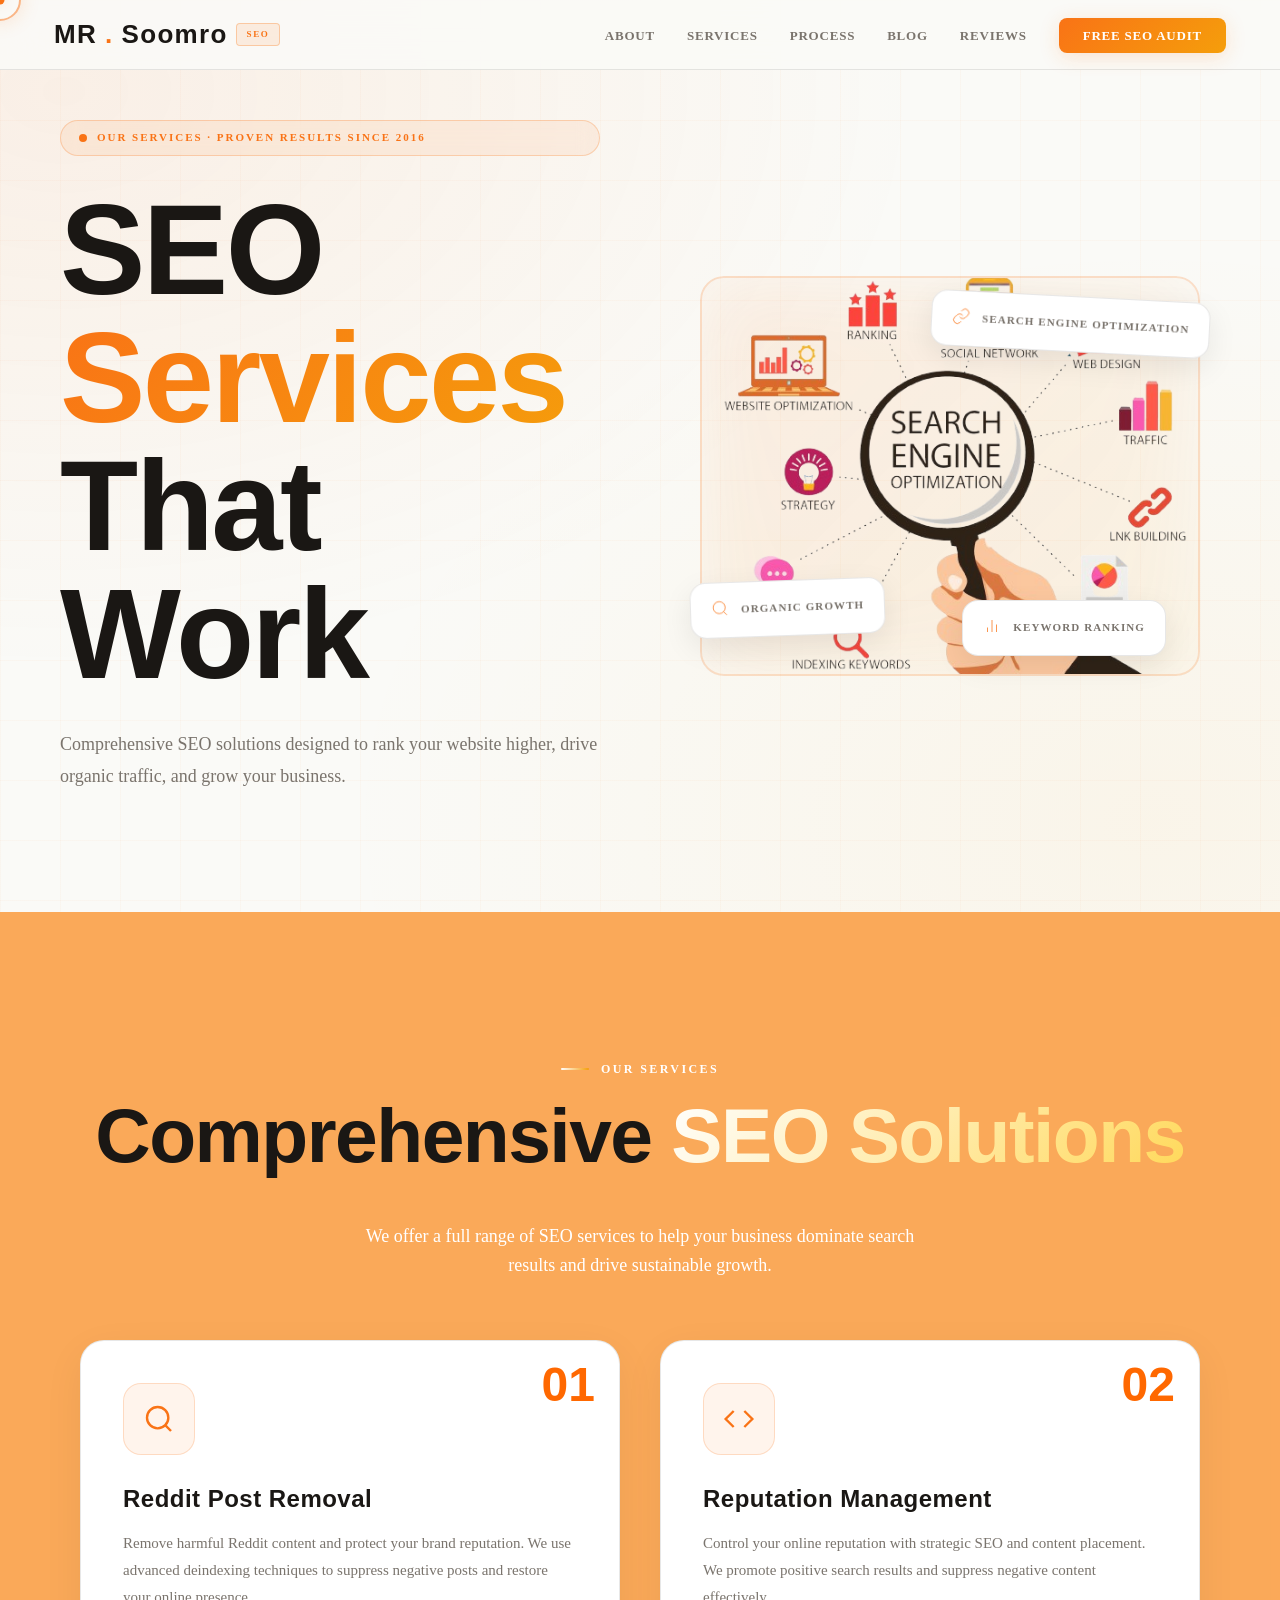
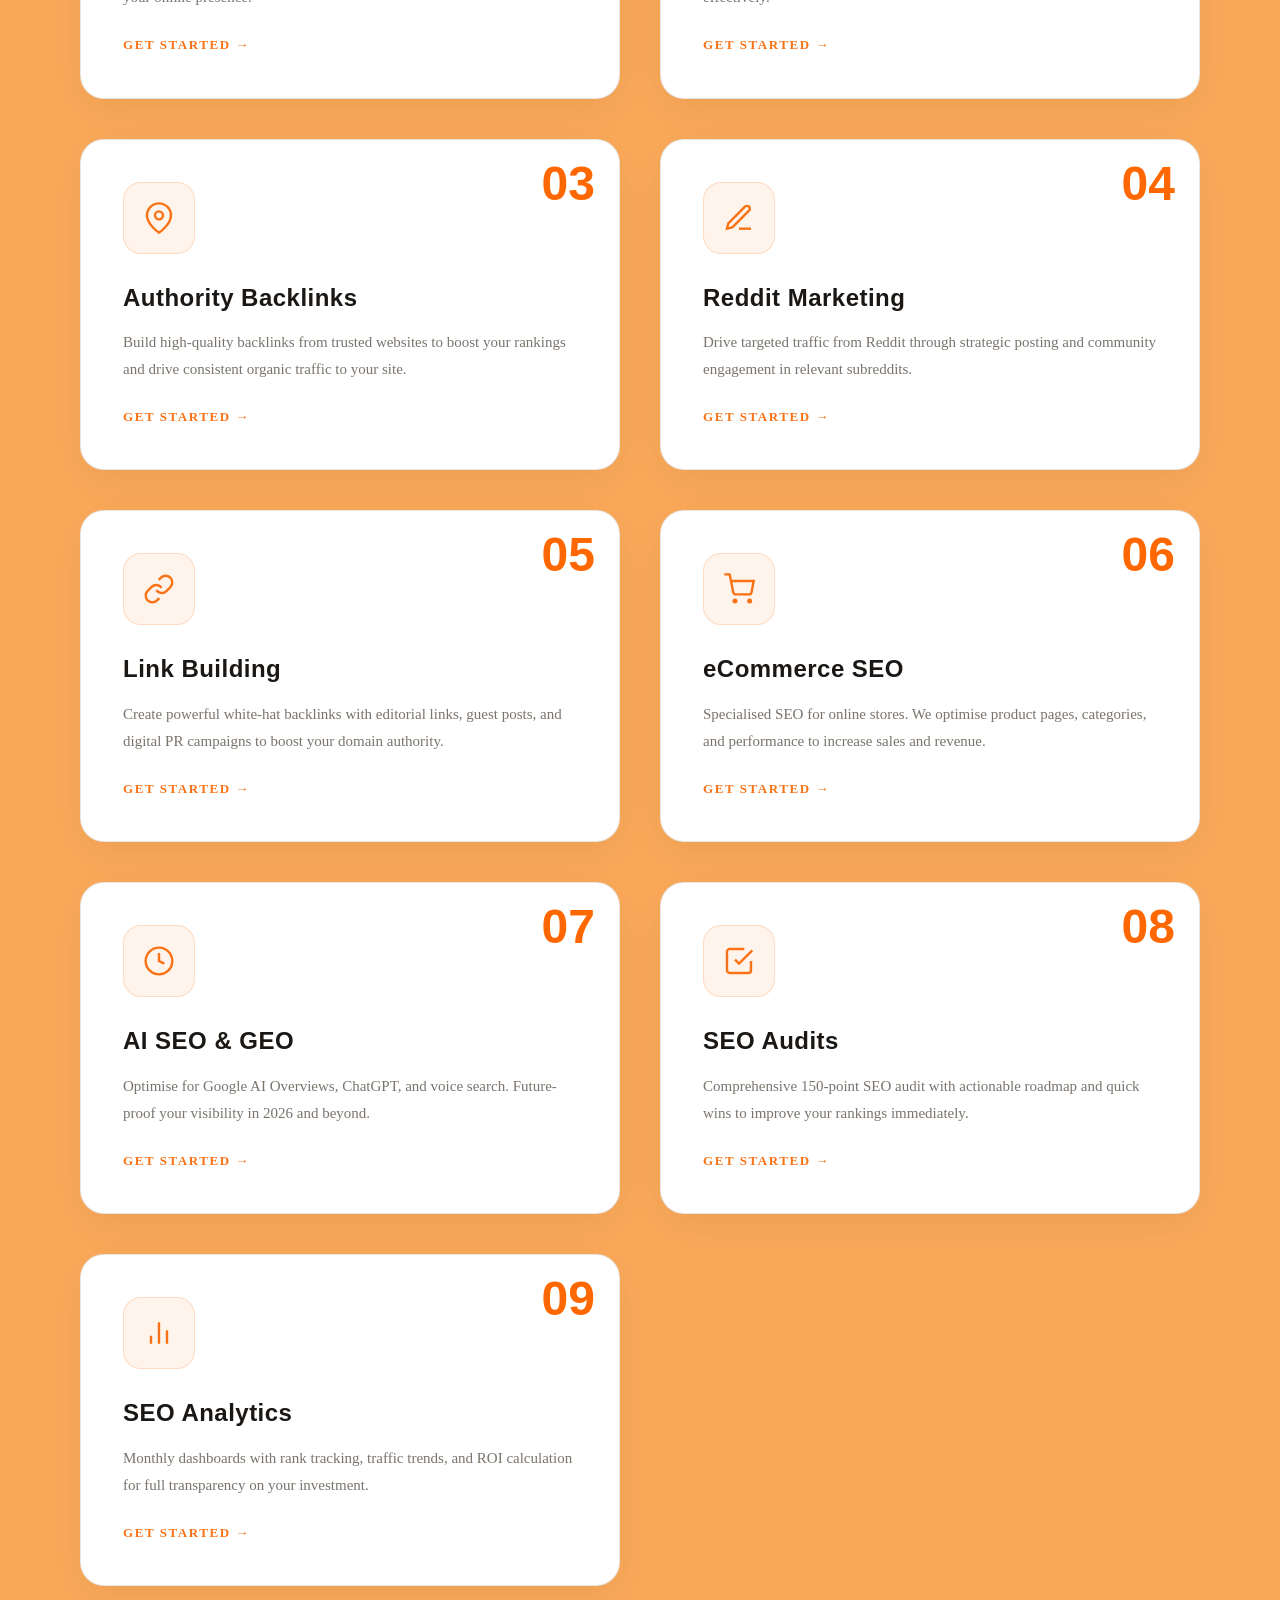
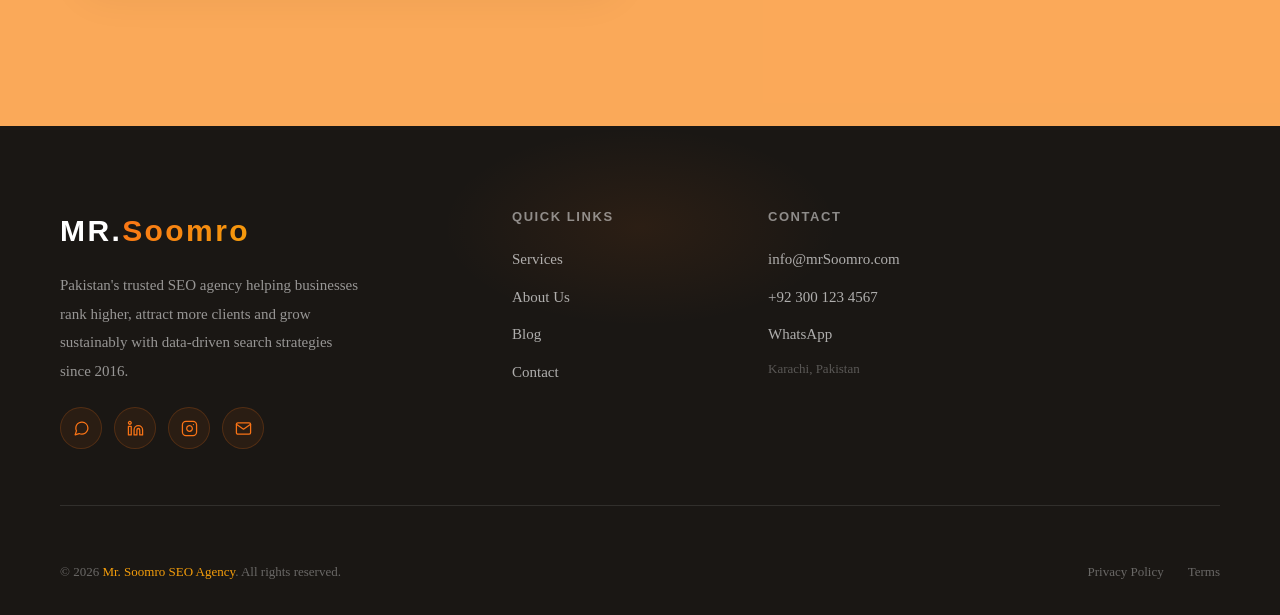
<file: services.html>
<!DOCTYPE html>
<html lang="en">
<head>
  <meta charset="UTF-8">
  <meta name="viewport" content="width=device-width, initial-scale=1.0">
  <title>SEO Services - MR Soomro | Professional SEO Agency</title>
  <meta name="description" content="Professional SEO services including keyword research, on-page optimization, link building, and Reddit marketing. Get results-driven SEO that actually works.">
  <link rel="stylesheet" href="style.css">
  <style>
    :root {
  --bg: #fafaf7;
  --bg2: #f2f0ea;
  --surface: #ffffff;

  --A: #f97316;
  --A2: #f59e0b;
  --A-glow: rgba(249,115,22,0.18);

  --T: #1a1714;
  --Ts: #7a746d;

  --bdr: rgba(26,23,20,0.1);

  --fd: 'Inter', sans-serif;
  --fb: 'Crimson Text', serif;

  --ee: cubic-bezier(.16,1,.3,1);
}

html, body {
  overflow-x: hidden;
  max-width: 100vw;
}

/* SECTION BASE */
#services {
  padding: 140px 60px;
  background: #fb7c00a3;
  position: relative;
}

/* HEADER */
#services .se {
  display: inline-flex;
  align-items: center;
  gap: 12px;
  font-size: 12px;
  font-weight: 700;
  letter-spacing: .2em;
  text-transform: uppercase;
  color: #ffffff;
  margin-bottom: 20px;
}

#services .st {
  font-family: var(--fd);
  font-size: clamp(48px, 6vw, 96px);
  font-weight: 800;
  letter-spacing: -.02em;
  line-height: .95;
  color: var(--T);
  margin-bottom: 50px;
}

#services .st em {
  font-style: normal;
  background: linear-gradient(135deg, #ffffff 0%, #ffd858 100%);
  -webkit-background-clip: text;
  -webkit-text-fill-color: transparent;
  background-clip: text;
}

/* GRID */
.services-container {
  max-width: 1400px;
  margin: 0 auto;
  padding: 0 20px;
}

.services-grid {
  display: grid;
  grid-template-columns: repeat(auto-fit, minmax(380px, 1fr));
  gap: 40px;
  align-items: stretch;
}

/* CARD */
.service-card {
  background: var(--surface);
  border: 1px solid var(--bdr);
  border-radius: 24px;
  padding: 42px;
  position: relative;
  overflow: hidden;
  transition: all .35s var(--ee);
  box-shadow: 0 12px 40px rgba(0,0,0,0.06);
  min-height: 320px;
  display: flex;
  flex-direction: column;
}

/* TOP ACCENT LINE */
.service-card::before {
  content: "";
  position: absolute;
  top: 0;
  left: 0;
  height: 3px;
  width: 100%;
  background: linear-gradient(90deg, var(--A), var(--A2));
  transform: scaleX(0);
  transform-origin: left;
  transition: transform .4s var(--ee);
}

/* HOVER */
.service-card:hover {
  transform: translateY(-12px);
  border-color: rgba(249,115,22,0.3);
  box-shadow: 0 25px 60px rgba(0,0,0,0.12),
              0 0 40px var(--A-glow);
}

.service-card:hover::before {
  transform: scaleX(1);
}

/* NUMBER */
.service-number {
  position: absolute;
  top: 20px;
  right: 24px;
  font-family: var(--fd);
  font-size: 48px;
  font-weight: 800;
  color: rgb(255 104 0);
  line-height: 1;
}

/* ICON */
.service-icon {
  width: 72px;
  height: 72px;
  border-radius: 18px;
  background: rgba(249,115,22,0.08);
  border: 1px solid rgba(249,115,22,0.2);
  display: flex;
  align-items: center;
  justify-content: center;
  margin-bottom: 28px;
  transition: all .3s var(--ee);
}

.service-card:hover .service-icon {
  background: linear-gradient(135deg, var(--A), var(--A2));
  box-shadow: 0 12px 35px var(--A-glow);
  transform: scale(1.05);
}

.service-icon svg {
  width: 32px;
  height: 32px;
  stroke: var(--A);
  stroke-width: 1.8;
  fill: none;
  transition: all .3s;
}

.service-card:hover .service-icon svg {
  stroke: #fff;
  transform: scale(1.1);
}

/* TITLE */
.service-card h3 {
  font-family: var(--fd);
  font-size: 24px;
  font-weight: 700;
  margin-bottom: 16px;
  color: var(--T);
  letter-spacing: .02em;
  line-height: 1.3;
}

/* TEXT */
.service-card p {
  font-size: 15px;
  color: var(--Ts);
  line-height: 1.8;
  margin-bottom: 24px;
  flex: 1;
}

/* LINK */
.service-link {
  display: inline-flex;
  align-items: center;
  gap: 10px;
  font-size: 13px;
  font-weight: 700;
  text-transform: uppercase;
  letter-spacing: .12em;
  color: var(--A);
  transition: all .3s var(--ee);
  text-decoration: none;
  margin-top: auto;
}

.service-link:hover {
  color: var(--A2);
  gap: 16px;
  transform: translateX(4px);
}

/* REVEAL */
.rv {
  opacity: 0;
  transform: translateY(30px);
  transition: all .7s var(--ee);
}

.rv.visible {
  opacity: 1;
  transform: translateY(0);
}

/* HERO ALIGNMENT */
.hero {
  min-height: 70vh;
  display: flex;
  align-items: center;
  justify-content: center;
  text-align: left;
  background: var(--bg);
  padding: 120px 60px 80px;
  overflow-x: hidden;
}

.hero-container {
  max-width: 1400px;
  margin: 0 auto;
  width: 100%;
  display: grid;
  grid-template-columns: 1fr 1fr;
  gap: 80px;
  align-items: center;
}

.hcnt {
  text-align: left;
  max-width: 100%;
  display: flex;
  flex-direction: column;
  justify-content: center;
}

/* HERO VISUAL */
.hero-visual {
  position: relative;
  width: 100%;
  height: 400px;
  overflow: visible;
}

.visual-main {
  position: relative;
  width: 100%;
  height: 100%;
  border-radius: 24px;
  overflow: hidden;
}

.visual-main img {
  width: 100%;
  height: 100%;
  object-fit: cover;
  opacity: 0.9;
}

.visual-glow {
  position: absolute;
  inset: 0;
  background: linear-gradient(135deg, rgba(249,115,22,0.1) 0%, rgba(245,158,11,0.05) 100%);
  pointer-events: none;
}

.visual-card {
  position: absolute;
  background: var(--surface);
  border: 1px solid var(--bdr);
  border-radius: 16px;
  padding: 16px 20px;
  box-shadow: 0 10px 30px rgba(0,0,0,0.08);
  backdrop-filter: blur(10px);
  transition: all .3s var(--ee);
}

.visual-card:hover {
  transform: translateY(-4px);
  box-shadow: 0 15px 40px rgba(0,0,0,0.12);
  border-color: rgba(249,115,22,0.3);
}

.card-1 {
  top: 20px;
  right: 10px;
  transform: rotate(3deg);
}

.card-2 {
  bottom: 40px;
  left: 10px;
  transform: rotate(-2deg);
}


.card-icon {
  font-family: var(--fd);
  font-size: 20px;
  font-weight: 800;
  color: var(--A);
  margin-bottom: 4px;
}

.card-text {
  display: flex;
  flex-direction: column;
}

.card-label {
  font-size: 11px;
  font-weight: 600;
  color: var(--Ts);
  text-transform: uppercase;
  letter-spacing: .1em;
}

.hh1 {
  font-family: var(--fd);
  font-size: clamp(64px, 10vw, 160px);
  line-height: 1;
  font-weight: 800;
  letter-spacing: -.02em;
  margin-bottom: 30px;
}

.hh1 .ln {
  display: block;
  opacity: 0;
  transform: translateY(100%);
  animation: lu .9s var(--ee) forwards;
}

.hh1 .ln:nth-child(1) { animation-delay: .3s }
.hh1 .ln:nth-child(2) { animation-delay: .45s; background: linear-gradient(135deg,var(--A) 0%,var(--A2) 100%);-webkit-background-clip:text;-webkit-text-fill-color:transparent;background-clip:text }
.hh1 .ln:nth-child(3) { animation-delay: .6s }
.hh1 .ln:nth-child(4) { animation-delay: .75s }

@keyframes lu { to{opacity:1;transform:translateY(0)} }

.hsub {
  color: var(--Ts);
  max-width: 800px;
  margin: 0 0 40px 0;
  font-size: 18px;
  line-height: 1.8;
  opacity: 0;
  animation: fu .8s var(--ee) .85s forwards;
}

@keyframes fu { to{opacity:1;transform:translateY(0)} }

.hpill {
  display: inline-flex;
  align-items: center;
  gap: 10px;
  font-size: 11px;
  font-weight: 700;
  letter-spacing: .18em;
  text-transform: uppercase;
  color: var(--A);
  background: rgba(249,115,22,.08);
  border: 1px solid rgba(249,115,22,.25);
  padding: 8px 18px;
  border-radius: 30px;
  margin-bottom: 30px;
  opacity: 0;
  animation: fu .8s var(--ee) .2s forwards;
}

.hpill .pd {
  width: 8px;
  height: 8px;
  border-radius: 50%;
  background: var(--A);
  animation: dp 1.5s ease-in-out infinite;
}

@keyframes dp { 0%,100%{transform:scale(1);opacity:1} 50%{transform:scale(1.5);opacity:.4} }

/* RESPONSIVE */
@media (max-width: 1024px) {
  .services-grid {
    grid-template-columns: repeat(auto-fit, minmax(320px, 1fr));
    gap: 30px;
  }
}

@media (max-width: 1024px) {
  .hero {
    padding: 100px 40px 60px;
  }

  .hero-container {
    grid-template-columns: 1fr;
    gap: 50px;
    text-align: center;
  }

  .hcnt {
    text-align: center;
    align-items: center;
  }

  .hero-visual {
    height: 400px;
    max-width: 500px;
    margin: 0 auto;
    order: -1;
  }
}

@media (max-width: 768px) {
  .hero {
    min-height: auto;
    padding: 90px 20px 50px;
    overflow-x: hidden;
  }

  .hero-container {
    grid-template-columns: 1fr;
    gap: 40px;
  }

  .hcnt {
    text-align: center;
    align-items: center;
  }

  .hero-visual {
    height: 320px;
    max-width: 100%;
    margin: 0 auto;
    order: -1;
    overflow: hidden;
  }

  .visual-card {
    padding: 10px 14px;
    max-width: 140px;
  }

  .card-1 {
    top: 10px;
    right: 5px;
  }

  .card-2 {
    bottom: 20px;
    left: 5px;
  }

  .card-3 {
    right: 5px;
    bottom: 5px;
  }

  .hh1 {
    font-size: clamp(48px, 12vw, 120px);
    margin-bottom: 25px;
  }

  .hsub {
    font-size: 16px;
    max-width: 600px;
  }

  .hpill {
    font-size: 10px;
    padding: 6px 14px;
    margin-bottom: 25px;
  }

  #services {
    padding: 100px 20px;
  }

  .services-container {
    padding: 0;
  }

  .services-grid {
    grid-template-columns: 1fr;
    gap: 24px;
  }

  .service-card {
    padding: 32px 28px;
    min-height: 280px;
  }

  #services .st {
    font-size: 38px;
    margin-bottom: 40px;
  }

  .service-icon {
    width: 64px;
    height: 64px;
    margin-bottom: 24px;
  }

  .service-icon svg {
    width: 28px;
    height: 28px;
  }

  .service-card h3 {
    font-size: 22px;
    margin-bottom: 14px;
  }

  .service-card p {
    font-size: 14px;
    margin-bottom: 20px;
  }

  .service-number {
    font-size: 40px;
    top: 16px;
    right: 20px;
  }
}

@media (max-width: 480px) {
  .hero {
    min-height: auto;
    padding: 80px 16px 40px;
    overflow-x: hidden;
  }

  .hero-container {
    gap: 30px;
  }

  .hcnt {
    text-align: center;
    align-items: center;
  }

  .hero-visual {
    height: 260px;
    max-width: 100%;
    order: -1;
    overflow: hidden;
  }

  .visual-card {
    padding: 8px 12px;
    max-width: 120px;
  }

  .card-1 {
    top: 5px;
    right: 5px;
  }

  .card-2 {
    bottom: 15px;
    left: 5px;
  }

  .card-3 {
    right: 5px;
    bottom: 5px;
  }

  .card-icon {
    font-size: 18px;
  }

  .card-label {
    font-size: 10px;
  }

  .hh1 {
    font-size: clamp(40px, 14vw, 100px);
    margin-bottom: 20px;
  }

  .hsub {
    font-size: 15px;
    max-width: 500px;
  }

  .hpill {
    font-size: 9px;
    padding: 5px 12px;
    margin-bottom: 20px;
  }

  #services {
    padding: 80px 16px;
  }

  .service-card {
    padding: 28px 24px;
  }

  #services .st {
    font-size: 32px;
  }

  .service-icon {
    width: 56px;
    height: 56px;
  }

  .service-icon svg {
    width: 24px;
    height: 24px;
  }

  .service-card h3 {
    font-size: 20px;
  }
}


.sizeicon {
  width: 18px;
  height: 18px;
  display: flex;
  align-items: center;
  justify-content: center;
  color: var(--A); /* your accent color */
}

.sizeicon svg {
  width: 100%;
  height: 100%;
  stroke: currentColor;
  fill: none;
}
  </style>
</head>
<body>

  <!-- LOADER -->
  <div id="loader">
    <div class="loader-inner">
      <div class="loader-circle"><span class="loader-ms">MS</span></div>
      <div class="loader-text">MR Soomro</div>
    </div>
  </div>

  <div class="cursor-dot"></div>
  <div class="cursor-ring"></div>

  <!-- MOBILE NAV -->
  <div class="mnav" id="mobNav">
    <a href="index.html#hero" onclick="closeMob()">Home</a>
    <a href="about.html" onclick="closeMob()">About</a>
    <a href="services.html" onclick="closeMob()">Services</a>
    <a href="index.html#process" onclick="closeMob()">Process</a>
    <a href="blogs.html" onclick="closeMob()">Blog</a>
    <a href="index.html#testimonials" onclick="closeMob()">Reviews</a>
    <a href="index.html#contact" onclick="closeMob()">Contact</a>
  </div>

  <!-- NAVBAR -->
  <nav id="mainNav">
    <a href="index.html#hero" class="nlogo">MR<span class="dot">.</span>Soomro<span class="tag">SEO</span></a>
    <ul class="nlinks">
      <li><a href="about.html">About</a></li>
      <li><a href="services.html">Services</a></li>
      <li><a href="index.html#process">Process</a></li>
      <li><a href="blogs.html">Blog</a></li>
      <li><a href="index.html#testimonials">Reviews</a></li>
      <li><a href="index.html#contact" class="ncta">Free SEO Audit</a></li>
    </ul>
    <button class="nbg" id="burger" aria-label="Menu"><span></span><span></span><span></span></button>
  </nav>

  <!-- HERO -->
  <section class="hero" id="hero" style="min-height:60vh">
    <div class="hero-container">
      <div class="hcnt">
        <div class="hpill"><span class="pd"></span>Our Services &middot; Proven Results Since 2016</div>
        <h1 class="hh1">
          <span class="ln">SEO</span>
          <span class="ln">Services</span>
          <span class="ln">That</span>
          <span class="ln">Work</span>
        </h1>
        <p class="hsub">Comprehensive SEO solutions designed to rank your website higher, drive organic traffic, and grow your business.</p>
      </div>
      
      <div class="hero-visual" aria-hidden="true">
        <div class="visual-main">
          <img src="images/image-removebg-preview.png" alt="SEO Services">
          <div class="visual-glow"></div>
        </div>
        <div class="visual-card card-1">
          <div class="card-icon"><div class="sizeicon"><svg viewBox="0 0 24 24"><path d="M10 13a5 5 0 007.54.54l3-3a5 5 0 00-7.07-7.07l-1.72 1.71"/><path d="M14 11a5 5 0 00-7.54-.54l-3 3a5 5 0 007.07 7.07l1.71-1.71"/></svg></div></div>
          <div class="card-text"><span class="card-label">Search Engine Optimization</span></div>
        </div>
        <div class="visual-card card-2">
          <div class="card-icon"><div class="sizeicon"><svg viewBox="0 0 24 24"><circle cx="11" cy="11" r="8"/><line x1="21" y1="21" x2="16.65" y2="16.65"/></svg></div></div>
          <div class="card-text"><span class="card-label">Organic Growth</span></div>
        </div>
        <div class="visual-card card-3">
          <div class="card-icon"><div class="sizeicon"><svg viewBox="0 0 24 24"><line x1="18" y1="20" x2="18" y2="10"/><line x1="12" y1="20" x2="12" y2="4"/><line x1="6" y1="20" x2="6" y2="14"/></svg></div></div>
          <div class="card-text"><span class="card-label">Keyword Ranking</span></div>
        </div>
      </div>
    </div>
  </section>

  <!-- SERVICES -->
  <section id="services">
    <div style="max-width:1200px;margin:0 auto;text-align:center;margin-bottom:60px">
      <div class="se">Our Services</div>
      <h2 class="st">Comprehensive <em>SEO Solutions</em></h2>
      <p style="font-size:18px;color:#ffffff;max-width:600px;margin:0 auto">We offer a full range of SEO services to help your business dominate search results and drive sustainable growth.</p>
    </div>
    
    <div class="services-container">
  <div class="services-grid">
    
    <!-- Service 1 -->
    <article class="service-card rv" itemscope itemtype="https://schema.org/Service">
      <span class="service-number">01</span>
      <div class="service-icon">  <svg viewBox="0 0 24 24"><circle cx="11" cy="11" r="8"/><line x1="21" y1="21" x2="16.65" y2="16.65"/></svg>
</div>
      <h3 itemprop="name">Reddit Post Removal</h3>
      <p itemprop="description">Remove harmful Reddit content and protect your brand reputation. We use advanced deindexing techniques to suppress negative posts and restore your online presence.</p>
      <a href="index.html#contact" class="service-link">Get Started &rarr;</a>
    </article>

    <!-- Service 2 -->
    <article class="service-card rv" itemscope itemtype="https://schema.org/Service">
      <span class="service-number">02</span>
      <div class="service-icon"> <svg viewBox="0 0 24 24"><polyline points="16 18 22 12 16 6"/><polyline points="8 6 2 12 8 18"/></svg>
</div>
      <h3 itemprop="name">Reputation Management</h3>
      <p itemprop="description">Control your online reputation with strategic SEO and content placement. We promote positive search results and suppress negative content effectively.</p>
      <a href="index.html#contact" class="service-link">Get Started &rarr;</a>
    </article>

    <!-- Service 3 -->
    <article class="service-card rv" itemscope itemtype="https://schema.org/Service">
      <span class="service-number">03</span>
      <div class="service-icon"> <svg viewBox="0 0 24 24"><path d="M21 10c0 7-9 13-9 13s-9-6-9-13a9 9 0 0118 0z"/><circle cx="12" cy="10" r="3"/></svg></div>
      <h3 itemprop="name">Authority Backlinks</h3>
      <p itemprop="description">Build high-quality backlinks from trusted websites to boost your rankings and drive consistent organic traffic to your site.</p>
      <a href="index.html#contact" class="service-link">Get Started &rarr;</a>
    </article>

    <!-- Service 4 -->
    <article class="service-card rv" itemscope itemtype="https://schema.org/Service">
      <span class="service-number">04</span>
      <div class="service-icon"> <svg viewBox="0 0 24 24"><path d="M12 20h9"/><path d="M16.5 3.5a2.121 2.121 0 013 3L7 19l-4 1 1-4L16.5 3.5z"/></svg>
</div>
      <h3 itemprop="name">Reddit Marketing</h3>
      <p itemprop="description">Drive targeted traffic from Reddit through strategic posting and community engagement in relevant subreddits.</p>
      <a href="index.html#contact" class="service-link">Get Started &rarr;</a>
    </article>

    <!-- Service 5 -->
    <article class="service-card rv" itemscope itemtype="https://schema.org/Service">
      <span class="service-number">05</span>
      <div class="service-icon"><svg viewBox="0 0 24 24"><path d="M10 13a5 5 0 007.54.54l3-3a5 5 0 00-7.07-7.07l-1.72 1.71"/><path d="M14 11a5 5 0 00-7.54-.54l-3 3a5 5 0 007.07 7.07l1.71-1.71"/></svg></div>
      <h3 itemprop="name">Link Building</h3>
      <p itemprop="description">Create powerful white-hat backlinks with editorial links, guest posts, and digital PR campaigns to boost your domain authority.</p>
      <a href="index.html#contact" class="service-link">Get Started &rarr;</a>
    </article>

    <!-- Service 6 -->
    <article class="service-card rv" itemscope itemtype="https://schema.org/Service">
      <span class="service-number">06</span>
      <div class="service-icon"> <svg viewBox="0 0 24 24"><circle cx="9" cy="21" r="1"/><circle cx="20" cy="21" r="1"/><path d="M1 1h4l2.68 13.39a2 2 0 002 1.61h9.72a2 2 0 002-1.61L23 6H6"/></svg>
      </div>
      <h3 itemprop="name">eCommerce SEO</h3>
      <p itemprop="description">Specialised SEO for online stores. We optimise product pages, categories, and performance to increase sales and revenue.</p>
      <a href="index.html#contact" class="service-link">Get Started &rarr;</a>
    </article>

    <!-- Service 7 -->
    <article class="service-card rv" itemscope itemtype="https://schema.org/Service">
      <span class="service-number">07</span>
      <div class="service-icon"> <svg viewBox="0 0 24 24"><path d="M12 2a10 10 0 110 20 10 10 0 010-20z"/><path d="M12 6v6l4 2"/></svg>
</div>
      <h3 itemprop="name">AI SEO & GEO</h3>
      <p itemprop="description">Optimise for Google AI Overviews, ChatGPT, and voice search. Future-proof your visibility in 2026 and beyond.</p>
      <a href="index.html#contact" class="service-link">Get Started &rarr;</a>
    </article>

    <!-- Service 8 -->
    <article class="service-card rv" itemscope itemtype="https://schema.org/Service">
      <span class="service-number">08</span>
      <div class="service-icon">  <svg viewBox="0 0 24 24"><path d="M9 11l3 3L22 4"/><path d="M21 12v7a2 2 0 01-2 2H5a2 2 0 01-2-2V5a2 2 0 012-2h11"/></svg>
</div>
      <h3 itemprop="name">SEO Audits</h3>
      <p itemprop="description">Comprehensive 150-point SEO audit with actionable roadmap and quick wins to improve your rankings immediately.</p>
      <a href="index.html#contact" class="service-link">Get Started &rarr;</a>
    </article>

    <!-- Service 9 -->
    <article class="service-card rv" itemscope itemtype="https://schema.org/Service">
      <span class="service-number">09</span>
      <div class="service-icon"><svg viewBox="0 0 24 24"><line x1="18" y1="20" x2="18" y2="10"/><line x1="12" y1="20" x2="12" y2="4"/><line x1="6" y1="20" x2="6" y2="14"/></svg>
</div>
      <h3 itemprop="name">SEO Analytics</h3>
      <p itemprop="description">Monthly dashboards with rank tracking, traffic trends, and ROI calculation for full transparency on your investment.</p>
      <a href="index.html#contact" class="service-link">Get Started &rarr;</a>
    </article>

  </div>
</div>
  </section>


  <!-- FOOTER -->
  <footer itemscope itemtype="https://schema.org/Organization">
    <div class="ftt">
      <div>
        <span class="ftlo" itemprop="name">MR.<span>Soomro</span></span>
        <p class="fttg" itemprop="description">Pakistan's trusted SEO agency helping businesses rank higher, attract more clients and grow sustainably with data-driven search strategies since 2016.</p>
        <div class="ft-soc-row">
          <a href="https://wa.me/923001234567" title="WhatsApp" target="_blank" rel="noopener" aria-label="WhatsApp"><svg viewBox="0 0 24 24"><path d="M21 11.5a8.38 8.38 0 01-.9 3.8 8.5 8.5 0 01-7.6 4.7 8.38 8.38 0 01-3.8-.9L3 21l1.9-5.7a8.38 8.38 0 01-.9-3.8 8.5 8.5 0 014.7-7.6 8.38 8.38 0 013.8-.9h.5a8.48 8.48 0 018 8v.5z"/></svg></a>
          <a href="https://linkedin.com/in/mrSoomro" title="LinkedIn" target="_blank" rel="noopener" aria-label="LinkedIn"><svg viewBox="0 0 24 24"><path d="M16 8a6 6 0 016 6v7h-4v-7a2 2 0 00-2-2 2 2 0 00-2 2v7h-4v-7a6 6 0 016-6z"/><rect x="2" y="9" width="4" height="12"/><circle cx="4" cy="4" r="2"/></svg></a>
          <a href="https://instagram.com/mrSoomro" title="Instagram" target="_blank" rel="noopener" aria-label="Instagram"><svg viewBox="0 0 24 24"><rect x="2" y="2" width="20" height="20" rx="5" ry="5"/><path d="M16 11.37A4 4 0 1112.63 8 4 4 0 0116 11.37z"/><line x1="17.5" y1="6.5" x2="17.51" y2="6.5"/></svg></a>
          <a href="mailto:info@mrSoomro.com" title="Email" aria-label="Email"><svg viewBox="0 0 24 24"><path d="M4 4h16c1.1 0 2 .9 2 2v12c0 1.1-.9 2-2 2H4c-1.1 0-2-.9-2-2V6c0-1.1.9-2 2-2z"/><polyline points="22,6 12,13 2,6"/></svg></a>
        </div>
      </div>
      <div>
        <div class="ftct">Quick Links</div>
        <ul class="ftlk"><li><a href="services.html">Services</a></li><li><a href="#about">About Us</a></li><li><a href="blogs.html">Blog</a></li><li><a href="#contact">Contact</a></li></ul>
      </div>
      <div>
        <div class="ftct">Contact</div>
        <ul class="ftlk">
          <li><a href="mailto:info@mrSoomro.com">info@mrSoomro.com</a></li>
          <li><a href="tel:+923001234567">+92 300 123 4567</a></li>
          <li><a href="https://wa.me/923001234567">WhatsApp</a></li>
          <li style="color:rgba(255,255,255,.28);font-size:13px;font-weight:300">Karachi, Pakistan</li>
        </ul>
      </div>
    </div>
    <div class="ftbt">
      <div class="ftcp">© 2026 <a href="#hero">Mr. Soomro SEO Agency</a>. All rights reserved.</div>
      <div class="ftbl"><a href="#">Privacy Policy</a><a href="#">Terms</a></div>
    </div>
  </footer>

  <script>
    /* CURSOR */
    const dot = document.querySelector('.cursor-dot');
    const ring = document.querySelector('.cursor-ring');

    if (dot && ring && window.matchMedia('(hover: hover)').matches) {
      let mouse = { x: 0, y: 0 };
      let ringPos = { x: 0, y: 0 };
      let ease = 0.12;

      document.addEventListener('mousemove', e => {
        mouse.x = e.clientX;
        mouse.y = e.clientY;
        dot.style.left = mouse.x + 'px';
        dot.style.top = mouse.y + 'px';
      });

      function animate() {
        ringPos.x += (mouse.x - ringPos.x) * ease;
        ringPos.y += (mouse.y - ringPos.y) * ease;
        ring.style.left = ringPos.x + 'px';
        ring.style.top = ringPos.y + 'px';
        requestAnimationFrame(animate);
      }

      animate();
    }

    /* NAV */
    const mainNav = document.getElementById('mainNav');
    if (mainNav) {
      window.addEventListener('scroll',()=>mainNav.classList.toggle('scr',scrollY>60));
    }

    const burger = document.getElementById('burger');
    const mobNav = document.getElementById('mobNav');
    
    if (burger && mobNav) {
      burger.addEventListener('click',function(){ 
        this.classList.toggle('open'); 
        mobNav.classList.toggle('open'); 
      });
    }

    function closeMob(){ 
      if (mobNav) mobNav.classList.remove('open'); 
    }

    /* HERO LINES */
    const hl = document.getElementById('heroLines');
    if (hl) {
      hl.style.cssText='position:absolute;inset:0;display:flex;justify-content:space-between;pointer-events:none;z-index:1';
      for(let i=0;i<12;i++){ 
        const s=document.createElement('span'); 
        s.style.cssText='display:block;width:1px;background:linear-gradient(180deg,transparent,rgba(249,115,22,.06) 30%,rgba(249,115,22,.06) 70%,transparent)'; 
        hl.appendChild(s); 
      }
    }

    /* PARTICLES */
    const pc = document.getElementById('heroParticles');
    if (pc) {
      for(let i=0;i<18;i++){ 
        const p=document.createElement('span'); 
        p.style.left=Math.random()*100+'%'; 
        p.style.animationDelay=Math.random()*15+'s'; 
        p.style.animationDuration=(10+Math.random()*10)+'s'; 
        pc.appendChild(p); 
      }
    }

    /* MARQUEE */
    const mq = document.getElementById('mqTrack');
    if (mq) {
      const words=['On-Page SEO','Technical SEO','Link Building','Local SEO','Content Marketing','eCommerce SEO','AI SEO and GEO','Keyword Research','SEO Audits','Domain Authority'];
      [...words,...words,...words,...words].forEach(w=>{ 
        const d=document.createElement('div'); 
        d.className='mqi'; 
        d.textContent=w; 
        mq.appendChild(d); 
      });
    }

    /* CLIENTS */
    const ct = document.getElementById('clTrack');
    if (ct) {
      const cls=['TechSpark','NexusGroup','BloomBoutique','FinanceWiz','ZB Clinic','RetailPlus','DigitalEdge','GrowthHQ','SkyMedia','RankBoost','ClickCo','WebElite','ProRank','SearchX'];
      [...cls,...cls,...cls].forEach(n=>{ 
        const el=document.createElement('div'); 
        el.className='cll'; 
        el.textContent=n; 
        ct.appendChild(el); 
      });
    }

    /* SCROLL REVEAL */
    const obs=new IntersectionObserver(entries=>{ 
      entries.forEach((e,i)=>{ 
        if(e.isIntersecting){ 
          setTimeout(()=>e.target.classList.add('vis'),i*80); 
          obs.unobserve(e.target); 
        } 
      }); 
    },{threshold:.1,rootMargin:'0px 0px -34px 0px'});
    document.querySelectorAll('.rv').forEach(el=>obs.observe(el));

    /* STAT COUNTERS */
    function animN(el,tg,sf,dur=1800){ 
      const s=performance.now(); 
      (function t(now){ 
        const p=Math.min((now-s)/dur,1),e2=1-Math.pow(1-p,3); 
        el.innerHTML=Math.round(tg*e2)+'<span>'+sf+'</span>'; 
        if(p<1) requestAnimationFrame(t); 
      })(s); 
    }
    
    const sObs=new IntersectionObserver(e=>{ 
      if(e[0].isIntersecting){ 
        document.querySelectorAll('[data-target]').forEach(el=>{ 
          const t=parseInt(el.dataset.target),sp=el.querySelector('span')?.textContent||''; 
          animN(el,t,sp); 
        }); 
        sObs.unobserve(e[0].target); 
      } 
    },{threshold:.3});
    
    const sb=document.querySelector('.stbar'); 
    if(sb) sObs.observe(sb);

    /* TESTIMONIALS */
    const slides=document.querySelectorAll('.tsl'); 
    if (slides.length > 0) {
      let cur=0;
      const dw=document.getElementById('tcDots');
      if (dw) {
        slides.forEach((_,i)=>{ 
          const d=document.createElement('div'); 
          d.className='tdt'+(i===0?' act':''); 
          d.addEventListener('click',()=>goTo(i)); 
          dw.appendChild(d); 
        });
      }
      
      function goTo(n){ 
        slides[cur].classList.remove('act'); 
        document.querySelectorAll('.tdt')[cur].classList.remove('act'); 
        cur=(n+slides.length)%slides.length; 
        slides[cur].classList.add('act'); 
        document.querySelectorAll('.tdt')[cur].classList.add('act'); 
      }
      
      const tcPrev = document.getElementById('tcPrev');
      const tcNext = document.getElementById('tcNext');
      
      if (tcPrev) tcPrev.addEventListener('click',()=>goTo(cur-1));
      if (tcNext) tcNext.addEventListener('click',()=>goTo(cur+1));
      setInterval(()=>goTo(cur+1),6000);
    }

    /* EMAIL BAND */
    function handleEB(){ 
      const ebEmail = document.getElementById('ebEmail');
      const ebMsg = document.getElementById('ebMsg');
      if (!ebEmail || !ebMsg) return;
      
      const v=ebEmail.value.trim();
      if(!v){ 
        ebMsg.style.cssText='display:block;color:#fff;background:rgba(0,0,0,.2);padding:8px 14px;border-radius:8px'; 
        ebMsg.textContent='Please enter your email or website URL.'; 
        return; 
      } 
      ebMsg.style.cssText='display:block;color:#fff;font-weight:600'; 
      ebMsg.textContent="Thank you. We will send your free SEO audit within 24 hours."; 
      ebEmail.value=''; 
    }

    /* LOADER */
    const loader = document.getElementById('loader');
    if (loader) {
      window.addEventListener("load",function(){ 
        setTimeout(()=>{ 
          loader.style.opacity='0'; 
          loader.style.transition='opacity 0.5s ease'; 
          setTimeout(()=>loader.style.display='none',500); 
        },1000); 
      });
      setTimeout(()=>{ 
        loader.style.opacity='0'; 
        loader.style.transition='opacity 0.5s ease'; 
        setTimeout(()=>loader.style.display='none',500); 
      },1000);
    }

    /* FORM SELECT */
    const fs = document.getElementById('fs');
    if (fs) {
      fs.addEventListener('change',function(){ 
        this.classList.add('fl'); 
      });
    }

    /* SMOOTH SCROLL */
    document.querySelectorAll('a[href^="#"]').forEach(a=>{ 
      a.addEventListener('click',e=>{ 
        const t=document.querySelector(a.getAttribute('href')); 
        if(t){ 
          e.preventDefault(); 
          t.scrollIntoView({behavior:'smooth'}); 
        } 
      }); 
    });

    /* EMAILJS FORM */
    const fSub = document.getElementById('fSub');
    if (fSub) {
      emailjs.init("hnD6svOG9ul9LoBqK");
      
      fSub.addEventListener("click", function(e) {
        e.preventDefault();
        const btn = this;
        const msgBox = document.getElementById("fMsg");
        if (!msgBox) return;
        
        const data = { 
          first_name:document.getElementById("fn")?.value.trim() || '', 
          last_name:document.getElementById("ln")?.value.trim() || '', 
          email:document.getElementById("fe")?.value.trim() || '', 
          phone:document.getElementById("fp")?.value.trim() || '', 
          website:document.getElementById("fw")?.value.trim() || '', 
          service:document.getElementById("fs")?.value.trim() || '', 
          message:document.getElementById("fb2")?.value.trim() || '' 
        };
        
        if (!data.first_name || !data.email || !data.message) { 
          msgBox.style.display="block"; 
          msgBox.style.color="red"; 
          msgBox.textContent="❌ Please fill all required fields."; 
          return; 
        }
        
        btn.disabled=true; 
        btn.querySelector("span").textContent="Sending...";
        
        emailjs.send("service_0vyg0cj","template_3fdrhag",data)
          .then(()=>{ 
            msgBox.style.display="block"; 
            msgBox.style.color="var(--A)"; 
            msgBox.textContent="✅ Message sent successfully!"; 
            ["fn","ln","fe","fp","fw"].forEach(id=>{ 
              const el = document.getElementById(id); 
              if (el) el.value=''; 
            }); 
            const fsSelect = document.getElementById("fs"); 
            if (fsSelect) fsSelect.selectedIndex=0; 
            const fb2 = document.getElementById("fb2"); 
            if (fb2) fb2.value=''; 
            btn.disabled=false; 
            btn.querySelector("span").textContent="Send Message & Get Free Audit"; 
          })
          .catch(()=>{ 
            msgBox.style.display="block"; 
            msgBox.style.color="red"; 
            msgBox.textContent="❌ Failed to send. Try again."; 
            btn.disabled=false; 
            btn.querySelector("span").textContent="Send Message & Get Free Audit"; 
          });
      });
    }
  </script>
</body>
</html>
</file>
<file: style.css>
*, *::before, *::after { box-sizing: border-box; margin: 0; padding: 0 }

:root {
  /* Light Theme — Warm White + Amber/Orange */
  --bg:         #fafaf7;
  --bg2:        #f2f0ea;
  --bg3:        #fffdf8;
  --surface:    #ffffff;
  --surface-2:  #fef9f0;

  /* Accent Palette */
  --A:          #f97316;   /* orange */
  --A2:         #f59e0b;   /* amber */
  --A3:         #fbbf24;   /* yellow */
  --A-glow:     rgba(249,115,22,0.18);
  --A2-glow:    rgba(245,158,11,0.2);

  /* Text */
  --T:          #1a1714;
  --Tm:         #3d3833;
  --Ts:         #7a746d;
  --Tmut:       #b0a89e;

  /* Borders */
  --bdr:        rgba(26,23,20,0.1);
  --bdr2:       rgba(249,115,22,0.25);
  --glass:      rgba(255,255,255,0.8);

  /* Typography */
  --fd: 'Inter', sans-serif;
  --fb: 'Crimson Text', serif;

  /* Easing */
  --ee: cubic-bezier(.16,1,.3,1);
  --eb: cubic-bezier(.34,1.56,.64,1);
}

html { scroll-behavior: smooth; overflow-x: hidden }
body { font-family: var(--fb); background: var(--bg); color: var(--T); line-height: 1.6 }

/* Scrollbar */
::-webkit-scrollbar { width: 6px }
::-webkit-scrollbar-track { background: var(--bg2) }
::-webkit-scrollbar-thumb { background: linear-gradient(180deg,var(--A),var(--A2)); border-radius: 4px }

/* ── CURSOR ── */
.cursor-dot, .cursor-ring { position:fixed;top:0;left:0;pointer-events:none;border-radius:50%;transform:translate(-50%,-50%);z-index:9999 }
.cursor-dot { width:9px;height:9px;background:var(--A);box-shadow:0 0 12px var(--A-glow);transition:transform .15s ease-out,width .2s,height .2s }
.cursor-ring { width:42px;height:42px;border:2px solid rgba(249,115,22,.5);box-shadow:0 0 20px var(--A-glow);transition:all .25s cubic-bezier(.25,.46,.45,.94);animation:cursorPulse 2.5s ease-in-out infinite }
.cursor-ring.hover { transform:translate(-50%,-50%) scale(2);border-color:var(--A);background:rgba(249,115,22,.08);animation:none }
.cursor-dot.hover { transform:translate(-50%,-50%) scale(1.4) }
.cursor-dot.clicking { transform:translate(-50%,-50%) scale(.7) }
.cursor-ring.clicking { transform:translate(-50%,-50%) scale(1.6) }
@keyframes cursorPulse { 0%,100%{opacity:1;transform:translate(-50%,-50%) scale(1)} 50%{opacity:.6;transform:translate(-50%,-50%) scale(1.12)} }
@media(hover:hover) { *{cursor:none!important} }
@media(hover:none) { .cursor-dot,.cursor-ring{display:none!important} *{cursor:auto!important} }

/* ── LOADER ── */
#loader { position:fixed;inset:0;background:var(--surface);display:flex;justify-content:center;align-items:center;flex-direction:column;z-index:9999 }
.loader-inner { display:flex;flex-direction:column;align-items:center;gap:20px }
.loader-circle { width:110px;height:110px;border-radius:50%;border:3px solid var(--A);display:flex;justify-content:center;align-items:center;animation:spinL 2s linear infinite }
.loader-ms { font-family:var(--fd);font-size:3.5rem;font-weight:800;color:var(--A);animation:spinText 1.5s linear infinite }
.loader-text { font-family:var(--fd);font-size:1.4rem;font-weight:700;color:var(--T);letter-spacing:2px;animation:pulseL 1.5s ease-in-out infinite }
@keyframes spinL { to{transform:rotate(360deg)} }
@keyframes spinText { to{transform:rotate(-360deg)} }
@keyframes pulseL { 0%,100%{opacity:1;transform:scale(1)} 50%{opacity:.5;transform:scale(1.08)} }

/* ── NAV ── */
nav { position:fixed;top:0;left:0;right:0;z-index:500;height:70px;padding:0 54px;display:flex;align-items:center;justify-content:space-between;background:rgba(250,250,247,.92);backdrop-filter:blur(20px);border-bottom:1px solid var(--bdr);transition:all .4s }
nav.scr { background:rgba(255,255,255,.98);box-shadow:0 4px 30px rgba(249,115,22,.1);border-bottom-color:var(--bdr2) }
.nlogo { font-family:var(--fd);font-size:26px;font-weight:800;letter-spacing:.05em;color:var(--T);text-decoration:none;display:flex;align-items:center;gap:8px }
.nlogo .dot { color:var(--A) }
.nlogo .tag { font-family:var(--fb);font-size:9px;font-weight:700;letter-spacing:.18em;text-transform:uppercase;color:var(--A);background:rgba(249,115,22,.1);border:1px solid rgba(249,115,22,.3);padding:3px 10px;border-radius:4px }
.nlinks { display:flex;gap:32px;list-style:none;align-items:center }
.nlinks a { font-size:13px;font-weight:600;letter-spacing:.06em;text-transform:uppercase;color:var(--Ts);text-decoration:none;position:relative;transition:all .3s }
.nlinks a::after { content:'';position:absolute;bottom:-4px;left:0;width:100%;height:2px;background:linear-gradient(90deg,var(--A),var(--A2));border-radius:2px;transform:scaleX(0);transform-origin:right;transition:transform .35s var(--ee) }
.nlinks a:hover { color:var(--A) }
.nlinks a:hover::after { transform:scaleX(1);transform-origin:left }
.ncta { padding:10px 24px;background:linear-gradient(135deg,var(--A),var(--A2));border:none;border-radius:8px;color:#fff!important;font-size:13px!important;font-weight:700;box-shadow:0 4px 20px var(--A-glow);transition:all .3s!important }
.ncta:hover { transform:translateY(-2px)!important;box-shadow:0 8px 30px var(--A-glow)!important }
.ncta::after { display:none!important }
.nbg { display:none;flex-direction:column;gap:5px;background:none;border:none;cursor:pointer;padding:8px }
.nbg span { display:block;width:24px;height:2px;background:var(--T);border-radius:2px;transition:all .3s }
.mnav { position:fixed;top:70px;left:0;right:0;bottom:0;background:rgba(255,255,255,.98);backdrop-filter:blur(20px);z-index:450;display:flex;flex-direction:column;align-items:center;justify-content:center;gap:24px;transform:translateX(100%);transition:transform .4s var(--ee);padding:40px 24px;overflow-y:auto }
.mnav.open { transform:translateX(0) }
.mnav a { font-family:var(--fd);font-size:clamp(28px,8vw,42px);font-weight:800;letter-spacing:.04em;color:var(--T);text-decoration:none;transition:color .3s }
.mnav a:hover { color:var(--A) }

/* ── HERO ── */
.hero { min-height:100vh;display:flex;align-items:center;position:relative;overflow:hidden;padding:100px 60px 70px;background:var(--bg3) }
.hero::before { content:'';position:absolute;inset:0;background:radial-gradient(ellipse at 5% 10%,rgba(249,115,22,.08) 0%,transparent 50%),radial-gradient(ellipse at 90% 90%,rgba(245,158,11,.06) 0%,transparent 50%);pointer-events:none }
.hero::after { content:'';position:absolute;inset:0;background-image:linear-gradient(rgba(249,115,22,.03) 1px,transparent 1px),linear-gradient(90deg,rgba(249,115,22,.03) 1px,transparent 1px);background-size:60px 60px;animation:gm 30s linear infinite;pointer-events:none }
@keyframes gm { to{background-position:60px 60px} }
#heroLines { position:absolute;inset:0;display:flex;justify-content:space-between;pointer-events:none;z-index:1 }
.hero-container { display:grid;grid-template-columns:1fr 1fr;gap:60px;max-width:1400px;margin:0 auto;width:100%;align-items:center;position:relative;z-index:10 }
.hcnt { position:relative;z-index:2;max-width:600px }
.hblob { position:absolute;right:-5%;top:50%;transform:translateY(-50%);width:600px;height:600px;border-radius:50%;background:radial-gradient(circle,rgba(249,115,22,.07) 0%,rgba(245,158,11,.04) 40%,transparent 70%);animation:bp 8s ease-in-out infinite,floatAnim 6s ease-in-out infinite;pointer-events:none;filter:blur(40px) }
@keyframes bp { 0%,100%{opacity:.6;transform:translateY(-50%) scale(1)} 50%{opacity:1;transform:translateY(-50%) scale(1.08)} }
.hpill { display:inline-flex;align-items:center;gap:10px;font-size:11px;font-weight:700;letter-spacing:.18em;text-transform:uppercase;color:var(--A);background:rgba(249,115,22,.08);border:1px solid rgba(249,115,22,.25);padding:8px 18px;border-radius:30px;margin-bottom:28px;opacity:0;animation:fu .8s var(--ee) .2s forwards;backdrop-filter:blur(10px) }
.hpill .pd { width:8px;height:8px;border-radius:50%;background:var(--A);animation:dp 1.5s ease-in-out infinite }
@keyframes dp { 0%,100%{transform:scale(1);opacity:1} 50%{transform:scale(1.5);opacity:.4} }
.hh1 { font-family:var(--fd);font-size:clamp(68px,11vw,148px);line-height:.9;letter-spacing:-.01em;color:var(--T);margin-bottom:28px;overflow:hidden;font-weight:800 }
.hh1 .ln { display:block;opacity:0;transform:translateY(100%);animation:lu .9s var(--ee) forwards }
.hh1 .ln:nth-child(1) { animation-delay:.3s }
.hh1 .ln:nth-child(2) { animation-delay:.45s;background:linear-gradient(135deg,var(--A) 0%,var(--A2) 100%);-webkit-background-clip:text;-webkit-text-fill-color:transparent;background-clip:text }
.hh1 .ln:nth-child(3) { animation-delay:.6s }
@keyframes lu { to{opacity:1;transform:translateY(0)} }
.hsub { font-size:17px;font-weight:400;color:var(--Ts);line-height:1.9;max-width:540px;margin-bottom:38px;opacity:0;animation:fu .8s var(--ee) .85s forwards }
@keyframes fu { to{opacity:1;transform:translateY(0)} }
.hero-trust { display:flex;gap:30px;margin:24px 0;padding:20px 0;border-top:1px solid var(--bdr);border-bottom:1px solid var(--bdr);opacity:0;animation:fu .8s var(--ee) .7s forwards }
.trust-item { display:flex;flex-direction:column }
.trust-num { font-family:var(--fd);font-size:30px;font-weight:800;color:var(--A);line-height:1 }
.trust-label { font-size:11px;color:var(--Ts);text-transform:uppercase;letter-spacing:.1em;margin-top:4px }
.hacts { display:flex;flex-wrap:wrap;gap:16px;align-items:center;opacity:0;animation:fu .8s var(--ee) 1.05s forwards }
.hero-proof { display:flex;align-items:center;gap:16px;margin-top:28px;opacity:0;animation:fu .8s var(--ee) 1.2s forwards }
.proof-avatars { display:flex;align-items:center }
.proof-avatars img { width:38px;height:38px;border-radius:50%;border:2px solid var(--surface);margin-left:-10px;object-fit:cover }
.proof-avatars img:first-child { margin-left:0 }
.proof-more { width:38px;height:38px;border-radius:50%;background:linear-gradient(135deg,var(--A),var(--A2));display:flex;align-items:center;justify-content:center;font-size:11px;font-weight:700;color:#fff;margin-left:-10px;border:2px solid var(--surface) }
.proof-text { display:flex;flex-direction:column }
.proof-stars { color:var(--A2);font-size:14px;letter-spacing:2px }
.proof-text span { font-size:13px;color:var(--Ts) }

/* Hero Visual */
.hero-visual { position:relative;display:flex;align-items:center;justify-content:center }
.visual-main { position:relative;width:100%;max-width:500px }
.visual-main img { width:100%;border-radius:24px;box-shadow:0 40px 80px rgba(0,0,0,.12),0 0 50px var(--A-glow);border:2px solid rgba(249,115,22,.2) }
.visual-glow { position:absolute;inset:-20px;background:radial-gradient(circle,rgba(249,115,22,.15) 0%,transparent 70%);filter:blur(40px);z-index:-1;animation:glowPulse 4s ease-in-out infinite }
@keyframes glowPulse { 0%,100%{opacity:.5;transform:scale(1)} 50%{opacity:.9;transform:scale(1.05)} }
.visual-card { position:absolute;background:rgba(255,255,255,.95);backdrop-filter:blur(20px);border:1px solid rgba(249,115,22,.2);border-radius:16px;padding:14px 18px;display:flex;align-items:center;gap:12px;box-shadow:0 20px 40px rgba(0,0,0,.1),0 0 20px var(--A-glow);animation:floatAnim 5s ease-in-out infinite }
@keyframes floatAnim { 0%,100%{transform:translateY(0)} 50%{transform:translateY(-14px)} }
.card-icon { font-size:22px }
.card-text { display:flex;flex-direction:column }
.card-num { font-family:var(--fd);font-size:22px;font-weight:800;color:var(--A);line-height:1 }
.card-label { font-size:10px;color:var(--Ts);text-transform:uppercase;letter-spacing:.05em }
.card-1 { top:8%;right:-20px;animation-delay:0s }
.card-2 { bottom:22%;left:-28px;animation-delay:1.5s }
.card-3 { bottom:5%;right:10%;animation-delay:3s }

/* Scroll indicator */
.hscr { position:absolute;bottom:40px;left:50%;transform:translateX(-50%);display:flex;flex-direction:column;align-items:center;gap:10px;opacity:0;animation:fu 1s ease 1.6s forwards }
.hscr span { font-size:10px;letter-spacing:.3em;text-transform:uppercase;color:var(--Ts) }
.sbox { width:26px;height:44px;border:2px solid var(--bdr);border-radius:14px;display:flex;align-items:flex-start;justify-content:center;padding-top:6px }
.sbox::before { content:'';width:4px;height:10px;background:var(--A);border-radius:2px;animation:sd 1.8s ease-in-out infinite }
@keyframes sd { 0%{opacity:1;transform:translateY(0)} 60%{opacity:0;transform:translateY(16px)} 100%{opacity:0;transform:translateY(0)} }

/* ── BUTTONS ── */
.bblu { padding:15px 34px;background:linear-gradient(135deg,var(--A) 0%,var(--A2) 100%);color:#fff;font-family:var(--fb);font-size:14px;font-weight:700;letter-spacing:.06em;text-transform:uppercase;border:none;border-radius:10px;text-decoration:none;display:inline-flex;align-items:center;gap:10px;cursor:pointer;position:relative;overflow:hidden;box-shadow:0 8px 28px var(--A-glow);transition:all .35s var(--ee) }
.bblu::before { content:'';position:absolute;inset:0;background:linear-gradient(90deg,transparent,rgba(255,255,255,.35),transparent);transform:translateX(-100%);transition:transform .6s }
.bblu:hover::before { transform:translateX(100%) }
.bblu:hover { transform:translateY(-3px);box-shadow:0 14px 40px var(--A-glow) }
.bout { padding:14px 28px;background:transparent;color:var(--T);font-family:var(--fb);font-size:15px;font-weight:600;border:2px solid var(--bdr);border-radius:10px;text-decoration:none;display:inline-flex;align-items:center;gap:10px;cursor:pointer;transition:all .35s var(--ee) }
.bout:hover { background:rgba(249,115,22,.06);border-color:var(--A);color:var(--A);transform:translateY(-3px);box-shadow:0 8px 25px var(--A-glow) }

/* ── MARQUEE ── */
.mqw { overflow:hidden;background:linear-gradient(90deg,var(--bg2),var(--surface),var(--bg2));padding:13px 0;border-top:1px solid var(--bdr);border-bottom:1px solid var(--bdr) }
.mqt { display:flex;white-space:nowrap;animation:mq 25s linear infinite }
@keyframes mq { to{transform:translateX(-50%)} }
.mqi { font-family:var(--fd);font-size:13px;font-weight:700;letter-spacing:.15em;color:var(--Ts);text-transform:uppercase;display:inline-flex;align-items:center;padding:0 36px;flex-shrink:0 }
.mqi::after { content:'◆';color:var(--A);font-size:9px;margin-left:36px }

/* ── STATS ── */
.stbar { background:linear-gradient(135deg,var(--A) 0%,var(--A2) 60%,var(--A3) 100%);padding:80px 60px;position:relative;overflow:hidden }
.stbar::before { content:'';position:absolute;inset:0;background:rgba(255,255,255,.08);pointer-events:none }
.stg { display:grid;grid-template-columns:repeat(4,1fr);gap:40px;max-width:1200px;margin:0 auto;text-align:center;position:relative;z-index:1 }
.stnum { font-family:var(--fd);font-size:72px;font-weight:800;letter-spacing:-.02em;color:#fff;line-height:1;text-shadow:0 4px 20px rgba(0,0,0,.15) }
.stnum span { color:rgba(255,255,255,.7) }
.stlbl { font-size:12px;font-weight:600;color:rgba(255,255,255,.75);text-transform:uppercase;letter-spacing:.14em;margin-top:10px }

/* ── SECTIONS ── */
section { padding:120px 60px }
.se { display:inline-flex;align-items:center;gap:12px;font-size:12px;font-weight:700;letter-spacing:.2em;text-transform:uppercase;color:#ff7900;margin-bottom:16px }
.se::before { content:'';display:block;width:28px;height:2px;background:linear-gradient(90deg,#ffffff,var(--A2));border-radius:2px }
.st { font-family:var(--fd);font-size:clamp(40px,6vw,80px);font-weight:800;letter-spacing:-.02em;line-height:.95;color:var(--T) }
.st em { font-style:normal;background:linear-gradient(135deg,#ff7500 0%,#fba20e 100%);-webkit-background-clip:text;-webkit-text-fill-color:transparent;background-clip:text }

/* ── ABOUT ── */
#about { background:var(--bg);position:relative;overflow:hidden }
#about::before { content:'';position:absolute;top:-50%;right:-20%;width:600px;height:600px;background:radial-gradient(circle,rgba(249,115,22,.06) 0%,transparent 60%);filter:blur(60px) }
.abg { display:grid;grid-template-columns:1fr 1fr;gap:90px;align-items:center;max-width:1200px;margin:0 auto;position:relative;z-index:1 }
.abvis { position:relative }
.abbox { width:100%;aspect-ratio:4/5;border-radius:24px;background:linear-gradient(135deg,var(--surface),var(--bg2));display:flex;align-items:center;justify-content:center;overflow:hidden;position:relative;border:1px solid var(--bdr) }
.abbox::before { content:'';position:absolute;inset:0;background:linear-gradient(135deg,rgba(249,115,22,.08),transparent 60%) }
.abbox::after { content:'';position:absolute;top:20px;right:20px;width:56px;height:56px;border-top:2px solid var(--A);border-right:2px solid var(--A);border-radius:0 18px 0 0;opacity:.4 }
.abbdg { position:absolute;bottom:-20px;left:-20px;width:115px;height:115px;background:linear-gradient(135deg,var(--A),var(--A2));border-radius:50%;display:flex;flex-direction:column;align-items:center;justify-content:center;box-shadow:0 20px 50px var(--A-glow);animation:sp 20s linear infinite;border:3px solid rgba(255,255,255,.6) }
.abbdg-n { font-family:var(--fd);font-size:32px;font-weight:800;color:#fff;line-height:1 }
.abbdg-l { font-size:9px;font-weight:700;letter-spacing:.08em;text-transform:uppercase;color:rgba(255,255,255,.85);text-align:center;padding:0 10px;line-height:1.4 }
@keyframes sp { to{transform:rotate(360deg)} }
.abtxt { font-size:16px;font-weight:400;color:var(--Tm);line-height:1.9;margin-bottom:18px }
.abhl { display:flex;flex-direction:column;gap:16px;margin:28px 0 38px }
.abhi { display:flex;align-items:flex-start;gap:16px }
.ahl-bar { width:4px;min-height:50px;background:linear-gradient(180deg,var(--A),var(--A2));border-radius:2px;flex-shrink:0 }
.ahtx { font-size:15px;font-weight:600;color:var(--T);line-height:1.5 }
.ahtx span { display:block;font-size:14px;font-weight:400;color:var(--Ts);margin-top:4px }
.abst { display:grid;grid-template-columns:repeat(3,1fr);gap:24px;padding-top:28px;border-top:1px solid var(--bdr) }
.asv { font-family:var(--fd);font-size:48px;font-weight:800;color:var(--T);line-height:1 }
.asv em { font-style:normal;background:linear-gradient(135deg,var(--A),var(--A2));-webkit-background-clip:text;-webkit-text-fill-color:transparent;background-clip:text }
.asl { font-size:12px;color:var(--Ts);text-transform:uppercase;letter-spacing:.1em;margin-top:4px }

/* ── EMAIL BAND ── */
.eband { background:linear-gradient(135deg,var(--A) 0%,var(--A2) 60%,#f59e0b 100%);padding:90px 60px;position:relative;overflow:hidden }
.eband::before { content:'';position:absolute;inset:0;background:url("data:image/svg+xml,%3Csvg width='60' height='60' xmlns='http://www.w3.org/2000/svg'%3E%3Cpath d='M30 0L60 30L30 60L0 30Z' fill='none' stroke='rgba(255,255,255,0.06)' stroke-width='1'/%3E%3C/svg%3E");background-size:60px 60px }
.ebinn { max-width:860px;margin:0 auto;text-align:center;position:relative;z-index:1 }
.ebtit { font-family:var(--fd);font-size:clamp(34px,5vw,58px);font-weight:800;letter-spacing:-.01em;color:#fff;margin-bottom:14px }
.ebsub { font-size:16px;font-weight:400;color:rgba(255,255,255,.82);margin-bottom:38px;line-height:1.8;max-width:580px;margin-left:auto;margin-right:auto }
.ebfrm { display:flex;max-width:580px;margin:0 auto;border-radius:14px;overflow:hidden;background:rgba(255,255,255,.95);box-shadow:0 20px 60px rgba(0,0,0,.2) }
.ebinp { flex:1;padding:18px 24px;border:none;outline:none;font-family:var(--fb);font-size:15px;color:var(--T);background:transparent }
.ebinp::placeholder { color:var(--Tmut) }
.ebbtn { padding:18px 30px;background:var(--A);color:#fff;font-family:var(--fb);font-size:14px;font-weight:700;letter-spacing:.06em;text-transform:uppercase;border:none;cursor:pointer;white-space:nowrap;transition:all .3s }
.ebbtn:hover { background:#ea6d0f }
.ebnote { font-size:12px;color:rgba(255,255,255,.65);margin-top:16px }
.se[style*="color:rgba(255"] { color:rgba(255,255,255,.8)!important }

/* ── WHY US ── */
.whys { background:var(--bg2);padding:100px 60px;border-top:1px solid var(--bdr);border-bottom:1px solid var(--bdr);position:relative }
.whyg { display:grid;grid-template-columns:repeat(4,1fr);gap:28px;max-width:1200px;margin:56px auto 0;position:relative;z-index:1 }
.whyi { text-align:center;padding:36px 22px;background:var(--surface);border-radius:20px;border:1px solid var(--bdr);transition:all .3s var(--ee);position:relative;overflow:hidden }
.whyi::before { content:'';position:absolute;bottom:0;left:0;width:100%;height:3px;background:linear-gradient(90deg,var(--A),var(--A2));transform:scaleX(0);transform-origin:left;transition:transform .4s var(--ee) }
.whyi:hover { transform:translateY(-8px);box-shadow:0 20px 50px rgba(0,0,0,.08),0 0 30px var(--A-glow);border-color:var(--A) }
.whyi:hover::before { transform:scaleX(1) }
.whyv { font-family:var(--fd);font-size:50px;font-weight:800;letter-spacing:-.01em;color:var(--T);line-height:1 }
.whyv span { background:linear-gradient(135deg,var(--A),var(--A2));-webkit-background-clip:text;-webkit-text-fill-color:transparent;background-clip:text }
.whyl { font-size:14px;font-weight:500;color:#000000;margin-top:10px;line-height:1.5 }
.why-ic { width:52px;height:52px;border-radius:14px;background:rgba(249,115,22,.08);border:1px solid rgba(249,115,22,.2);display:flex;align-items:center;justify-content:center;margin:0 auto 16px;color:var(--A);transition:all .3s }
.whyi:hover .why-ic { background:linear-gradient(135deg,var(--A),var(--A2));color:#fff;box-shadow:0 8px 25px var(--A-glow) }
.why-ic svg { width:22px;height:22px;fill:none;stroke:currentColor;stroke-width:1.8;stroke-linecap:round;stroke-linejoin:round }

/* ── PROCESS ── */
#process { background:var(--bg3);position:relative;overflow:hidden }
#process::before { content:'';position:absolute;top:50%;left:50%;transform:translate(-50%,-50%);width:800px;height:400px;background:radial-gradient(ellipse at center,rgba(249,115,22,.05) 0%,transparent 60%);filter:blur(60px) }
.prg { display:grid;grid-template-columns:repeat(4,1fr);gap:40px;max-width:1200px;margin:68px auto 0;position:relative;z-index:1 }
.prg::before { content:'';position:absolute;top:40px;left:5%;width:90%;height:2px;background:linear-gradient(90deg,transparent,rgba(249,115,22,.3),transparent) }
.prs { position:relative }
.prn { width:78px;height:78px;border-radius:50%;border:2px solid rgba(249,115,22,.25);background:rgba(249,115,22,.06);display:flex;align-items:center;justify-content:center;font-family:var(--fd);font-size:24px;font-weight:800;color:var(--A);margin-bottom:28px;position:relative;z-index:1;transition:all .35s }
.prs:hover .prn { background:linear-gradient(135deg,var(--A),var(--A2));border-color:var(--A);color:#fff;box-shadow:0 0 35px var(--A-glow);transform:scale(1.1) }
.prnm { font-family:var(--fd);font-size:24px;font-weight:700;letter-spacing:.02em;color:var(--T);margin-bottom:12px }
.prd { font-size:15px;font-weight:400;color:var(--Ts);line-height:1.8 }

/* ── TESTIMONIALS ── */
#testimonials { background:#f6940d;padding:120px 60px;position:relative;overflow:hidden;border-top:1px solid var(--bdr) }
#testimonials::before { content:'"';position:absolute;top:-100px;left:5%;font-family:var(--fd);font-size:35vw;color:#000000;opacity:.04;line-height:1;pointer-events:none;font-weight:800 }
.ttr { max-width:1000px;margin:0 auto;position:relative;z-index:1 }
.tsl { display:none }
.tsl.act { display:block;animation:tf .6s var(--ee) }
@keyframes tf { from{opacity:0;transform:translateY(20px)} to{opacity:1;transform:translateY(0)} }
.tst { display:flex;gap:5px;margin-bottom:26px }
.tst span { display:inline-block;width:18px;height:18px;background:linear-gradient(135deg,#ffd500,#ffffff80);clip-path:polygon(50% 0%,61% 35%,98% 35%,68% 57%,79% 91%,50% 70%,21% 91%,32% 57%,2% 35%,39% 35%) }
.tq { font-family:var(--fd);font-size:clamp(26px,4vw,48px);font-weight:700;letter-spacing:-.01em;line-height:1.2;color:var(--T);margin-bottom:48px }
.tau { display:flex;align-items:center;gap:20px }
.tav { width:56px;height:56px;border-radius:50%;background:#ffffff;border:2px solid rgb(255 255 255);overflow:hidden;flex-shrink:0;box-shadow:0 0 20px rgb(255 255 255) }
.tav img { width:100%;height:100%;object-fit:cover }
.tnm { font-family:var(--fd);font-size:20px;font-weight:700;color:var(--T) }
.trl { font-size:14px;color:var(--Ts);margin-top:3px }
.tct { display:flex;gap:12px;margin-top:56px;align-items:center }
.tcb { width:48px;height:48px;border-radius:50%;border:2px solid var(--bdr);background:var(--surface);color:var(--T);font-size:17px;cursor:pointer;display:flex;align-items:center;justify-content:center;transition:all .3s }
.tcb:hover { background:linear-gradient(135deg,var(--A),var(--A2));border-color:var(--A);color:#fff;box-shadow:0 0 28px var(--A-glow) }
.tdts { display:flex;align-items:center;gap:10px;margin-left:14px }
.tdt { width:8px;height:8px;border-radius:50%;background:rgb(255 255 255);cursor:pointer;transition:all .3s }
.tdt.act { width:30px;border-radius:4px;background:linear-gradient(90deg,var(--A),var(--A2)) }

/* ── CLIENTS ── */
#clients { background:var(--bg2);padding:100px 60px;border-top:1px solid var(--bdr) }
.clw { overflow:hidden;position:relative;padding:20px 0 }
.clw::before { left:0;background:linear-gradient(90deg,var(--bg2) 0%,var(--bg2) 30%,transparent 100%) }
.clw::after { right:0;background:linear-gradient(270deg,var(--bg2) 0%,var(--bg2) 30%,transparent 100%) }
.clw::before,.clw::after { content:'';position:absolute;top:-20px;bottom:-20px;width:120px;z-index:2;pointer-events:none }
.clt { display:flex;white-space:nowrap;animation:mq 20s linear infinite;padding:10px 0 }
.cll { display:inline-flex;align-items:center;justify-content:center;width:190px;height:66px;flex-shrink:0;border:1px solid var(--bdr);border-radius:14px;background:var(--surface);margin:0 12px;padding:10px;transition:all .3s }
.cll img { max-width:100%;max-height:100%;object-fit:contain;opacity:1;transition:all .3s }
.cll:hover { border-color:var(--A);color:var(--A);box-shadow:0 8px 30px var(--A-glow);transform:translateY(-6px) scale(1.02) }

/* ── CONTACT ── */
#contact { background:var(--bg);position:relative;overflow:hidden }
#contact::before { content:'';position:absolute;top:-20%;right:-10%;width:600px;height:600px;background:radial-gradient(circle,rgba(249,115,22,.05) 0%,transparent 60%);filter:blur(80px) }
.cng { display:grid;grid-template-columns:1fr 1.25fr;gap:90px;align-items:start;max-width:1200px;margin:0 auto;position:relative;z-index:1 }
.cntxt { font-size:16px;font-weight:400;color:var(--Ts);line-height:1.9;margin-bottom:38px }
.cni { display:flex;align-items:flex-start;gap:16px;padding:18px 0;border-bottom:1px solid var(--bdr) }
.cnic { width:46px;height:46px;border-radius:12px;background:rgba(249,115,22,.08);border:1px solid rgba(249,115,22,.2);display:flex;align-items:center;justify-content:center;flex-shrink:0;color:var(--A);transition:all .3s }
.cni:hover .cnic { background:linear-gradient(135deg,var(--A),var(--A2));color:#fff;box-shadow:0 8px 25px var(--A-glow) }
.cnic svg { width:20px;height:20px;fill:none;stroke:currentColor;stroke-width:1.8;stroke-linecap:round;stroke-linejoin:round }
.cnlb { font-size:11px;font-weight:700;letter-spacing:.16em;text-transform:uppercase;color:var(--Ts);margin-bottom:4px }
.cnvl { font-size:16px;color:var(--T);font-weight:600 }
.cnvl a { color:inherit;text-decoration:none;transition:color .3s }
.cnvl a:hover { color:var(--A) }
.cnf { background:var(--surface);border:1px solid var(--bdr);border-radius:24px;padding:40px;display:flex;flex-direction:column;gap:20px;box-shadow:0 20px 60px rgba(0,0,0,.06) }
.frw { display:grid;grid-template-columns:1fr 1fr;gap:20px }
.fg { display:flex;flex-direction:column;gap:8px }
.fg label { font-size:11px;font-weight:700;letter-spacing:.14em;text-transform:uppercase;color:var(--Ts) }
.fg input,.fg textarea,.fg select { background:var(--bg);border:1.5px solid var(--bdr);border-radius:12px;padding:15px 17px;color:var(--T);font-family:var(--fb);font-size:15px;outline:none;transition:all .3s;-webkit-appearance:none }
.fg input:focus,.fg textarea:focus,.fg select:focus { border-color:var(--A);background:var(--surface);box-shadow:0 0 0 3px rgba(249,115,22,.1) }
.fg input::placeholder,.fg textarea::placeholder { color:var(--Tmut) }
.fg textarea { min-height:130px;resize:vertical }
.fg select { color:var(--Tmut);cursor:pointer }
.fg select.fl { color:var(--T) }
.fsub { padding:17px 38px;background:linear-gradient(135deg,var(--A),var(--A2));color:#fff;font-family:var(--fb);font-size:14px;font-weight:700;letter-spacing:.08em;text-transform:uppercase;border:none;border-radius:12px;cursor:pointer;align-self:flex-start;box-shadow:0 8px 28px var(--A-glow);transition:all .35s var(--ee) }
.fsub:hover { transform:translateY(-3px);box-shadow:0 15px 38px var(--A-glow) }

/* ── SOCIAL ICONS ── */
.soc-row { display:flex;gap:12px;align-items:center }
.soc-row a { width:46px;height:46px;border-radius:50%;background:rgba(249,115,22,.07);border:1.5px solid rgba(249,115,22,.2);display:flex;align-items:center;justify-content:center;text-decoration:none;transition:all .3s var(--eb);color:var(--A) }
.soc-row a svg { width:19px;height:19px;fill:none;stroke:currentColor;stroke-width:1.8;stroke-linecap:round;stroke-linejoin:round }
.soc-row a:hover { background:var(--A);border-color:var(--A);color:#fff;transform:scale(1.15) translateY(-3px);box-shadow:0 10px 28px var(--A-glow) }
.ft-soc-row { display:flex;gap:12px;margin-top:20px }
.ft-soc-row a { width:42px;height:42px;border-radius:50%;background:rgba(249,115,22,.07);border:1.5px solid rgba(249,115,22,.2);display:flex;align-items:center;justify-content:center;text-decoration:none;color:var(--A);transition:all .3s var(--eb) }
.ft-soc-row a svg { width:17px;height:17px;fill:none;stroke:currentColor;stroke-width:1.8;stroke-linecap:round;stroke-linejoin:round }
.ft-soc-row a:hover { background:var(--A);border-color:var(--A);color:#fff;transform:scale(1.1) translateY(-2px);box-shadow:0 6px 20px var(--A-glow) }

/* ── FOOTER ── */
footer { background:var(--T);padding:80px 60px 32px;border-top:1px solid var(--bdr);position:relative }
footer::before { content:'';position:absolute;top:0;left:50%;transform:translateX(-50%);width:400px;height:200px;background:radial-gradient(ellipse at center,rgba(249,115,22,.08) 0%,transparent 70%) }
.ftt { display:grid;grid-template-columns:2fr 1fr 1fr 1fr;gap:60px;max-width:1200px;margin:0 auto 56px;padding-bottom:56px;border-bottom:1px solid rgba(255,255,255,.1);position:relative;z-index:1 }
.ftlo { font-family:var(--fd);font-size:30px;font-weight:800;letter-spacing:.08em;color:#fff;display:block;margin-bottom:16px }
.ftlo span { background:linear-gradient(135deg,var(--A),var(--A2));-webkit-background-clip:text;-webkit-text-fill-color:transparent;background-clip:text }
.fttg { font-size:15px;font-weight:400;color:rgba(255,255,255,.55);line-height:1.9;margin-bottom:22px;max-width:300px }
.ftct { font-family:var(--fd);font-size:13px;font-weight:700;letter-spacing:.12em;text-transform:uppercase;color:rgba(255,255,255,.5);margin-bottom:18px }
.ftlk { list-style:none;display:flex;flex-direction:column;gap:12px }
.ftlk a { font-size:15px;font-weight:400;color:rgba(255,255,255,.65);text-decoration:none;transition:all .3s }
.ftlk a:hover { color:var(--A2) }
.ftbt { display:flex;justify-content:space-between;align-items:center;max-width:1200px;margin:0 auto;flex-wrap:wrap;gap:14px;position:relative;z-index:1 }
.ftcp { font-size:13px;font-weight:400;color:rgba(255,255,255,.35) }
.ftcp a { color:var(--A2);text-decoration:none }
.ftbl { display:flex;gap:24px }
.ftbl a { font-size:13px;color:rgba(255,255,255,.35);text-decoration:none;transition:all .3s }
.ftbl a:hover { color:var(--A2) }

/* ── REVEAL ── */
.rv { opacity:0;transform:translateY(38px);transition:opacity .9s var(--ee),transform .9s var(--ee) }
.rv.fl { transform:translateX(-48px) }
.rv.fr { transform:translateX(48px) }
.rv.zm { transform:scale(.92) }
.rv.vis { opacity:1;transform:none }

/* ── PARTICLES ── */
.hero-particles { position:absolute;inset:0;overflow:hidden;pointer-events:none }
.hero-particles span { position:absolute;width:3px;height:3px;background:var(--A);border-radius:50%;opacity:.25;animation:particle-float 15s infinite;box-shadow:0 0 8px var(--A) }
@keyframes particle-float { 0%,100%{transform:translateY(100vh) rotate(0deg);opacity:0} 10%{opacity:.25} 90%{opacity:.25} 100%{transform:translateY(-100vh) rotate(720deg);opacity:0} }

/* ── RESPONSIVE ── */
@media(max-width:1100px) {
  section{padding:100px 40px} nav{padding:0 40px} .hero{padding:110px 40px 80px} footer{padding:70px 40px 28px}
  .abg{gap:56px} .stg{grid-template-columns:repeat(2,1fr)} .whyg{grid-template-columns:repeat(2,1fr)}
  .cng{gap:56px} .ftt{grid-template-columns:1fr 1fr;gap:40px} .prg{grid-template-columns:1fr 1fr;gap:48px}
  .prg::before{display:none} .eband{padding:70px 40px} .hero-container{grid-template-columns:1fr;gap:40px;text-align:center}
  .hcnt{max-width:700px;margin:0 auto} .hero-trust{justify-content:center} .hero-proof{justify-content:center}
  .hero-visual{max-width:480px;margin:0 auto;order:-1} .visual-card{display:none}
}
@media(max-width:768px) {
  section{padding:80px 20px} nav{padding:0 16px;height:60px} .hero{padding:90px 20px 70px}
  footer{padding:60px 20px 24px} .nlinks{display:none} .nbg{display:flex;width:40px;height:40px;align-items:center;justify-content:center;border:1px solid var(--bdr);border-radius:10px}
  .mnav{top:60px;padding:30px 20px;gap:18px} .abg{grid-template-columns:1fr} .abvis{display:none}
  .nlogo{font-size:20px;white-space:nowrap;overflow:hidden;text-overflow:ellipsis;max-width:calc(100vw - 80px)}
  .nlogo .tag{font-size:7px;padding:2px 5px;margin-left:5px} .svg,.blg{grid-template-columns:1fr}
  .cng{grid-template-columns:1fr;gap:56px} .frw{grid-template-columns:1fr} .hacts{flex-direction:column;align-items:center}
  .ebfrm{flex-direction:column;border-radius:12px;overflow:visible;gap:10px;box-shadow:none}
  .ebinp,.ebbtn{border-radius:10px} .ftt{grid-template-columns:1fr;gap:32px} .prg{grid-template-columns:1fr;gap:36px}
  .stg{grid-template-columns:1fr 1fr} .whyg{grid-template-columns:1fr 1fr} .stnum{font-size:56px} .whyv{font-size:44px}
  .hscr{display:none} .hero-trust{flex-direction:row;flex-wrap:wrap;gap:18px} .trust-item{align-items:center}
  .visual-card{display:none} .visual-main{max-width:320px;margin:0 auto} .hero-proof{flex-direction:column;gap:10px}
  #clients{padding:60px 20px} .cll{width:150px;height:55px;font-size:13px;margin:0 8px} .clw::before,.clw::after{width:60px}
  .whys{padding:60px 20px}
}
@media(max-width:480px) {
  .stg,.whyg{grid-template-columns:1fr} .stnum{font-size:48px} .whyv{font-size:40px}
  .hh1{font-size:clamp(48px,14vw,76px)} .cnf{padding:26px}
}
</file>
